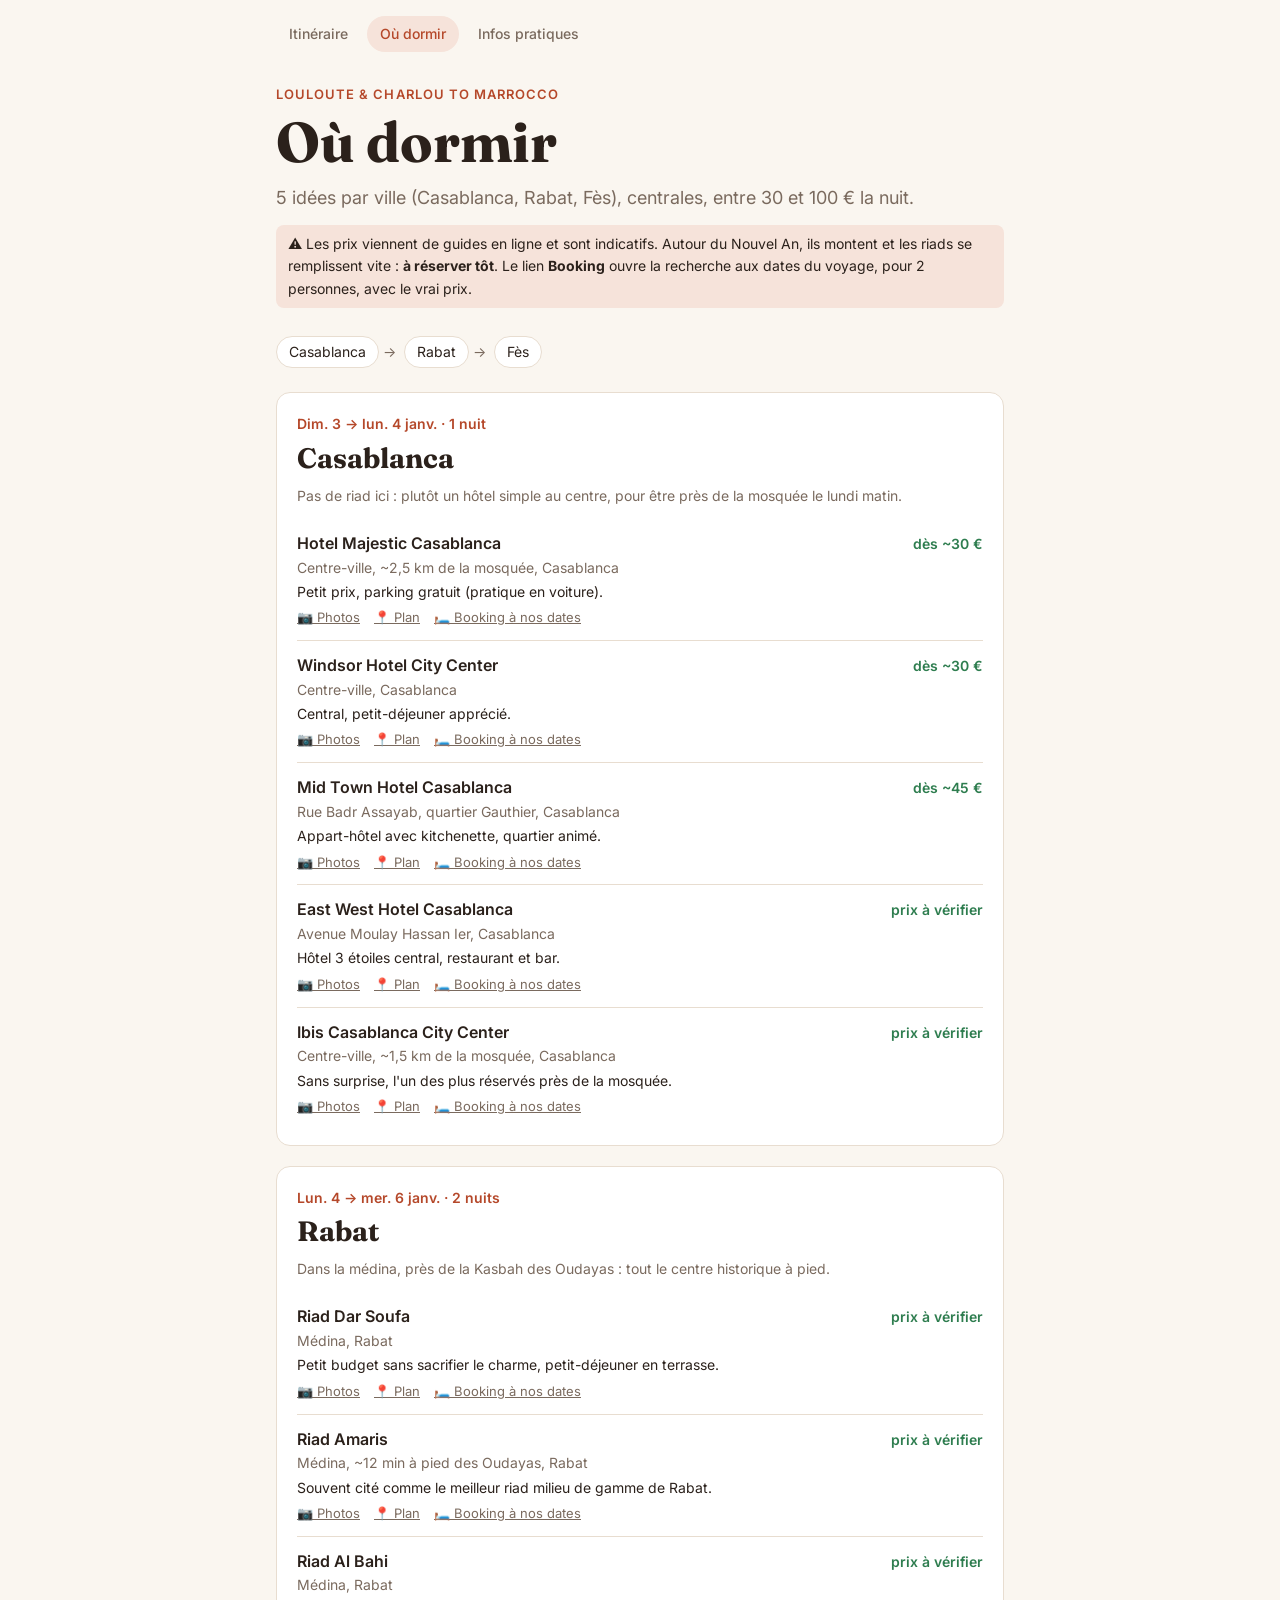
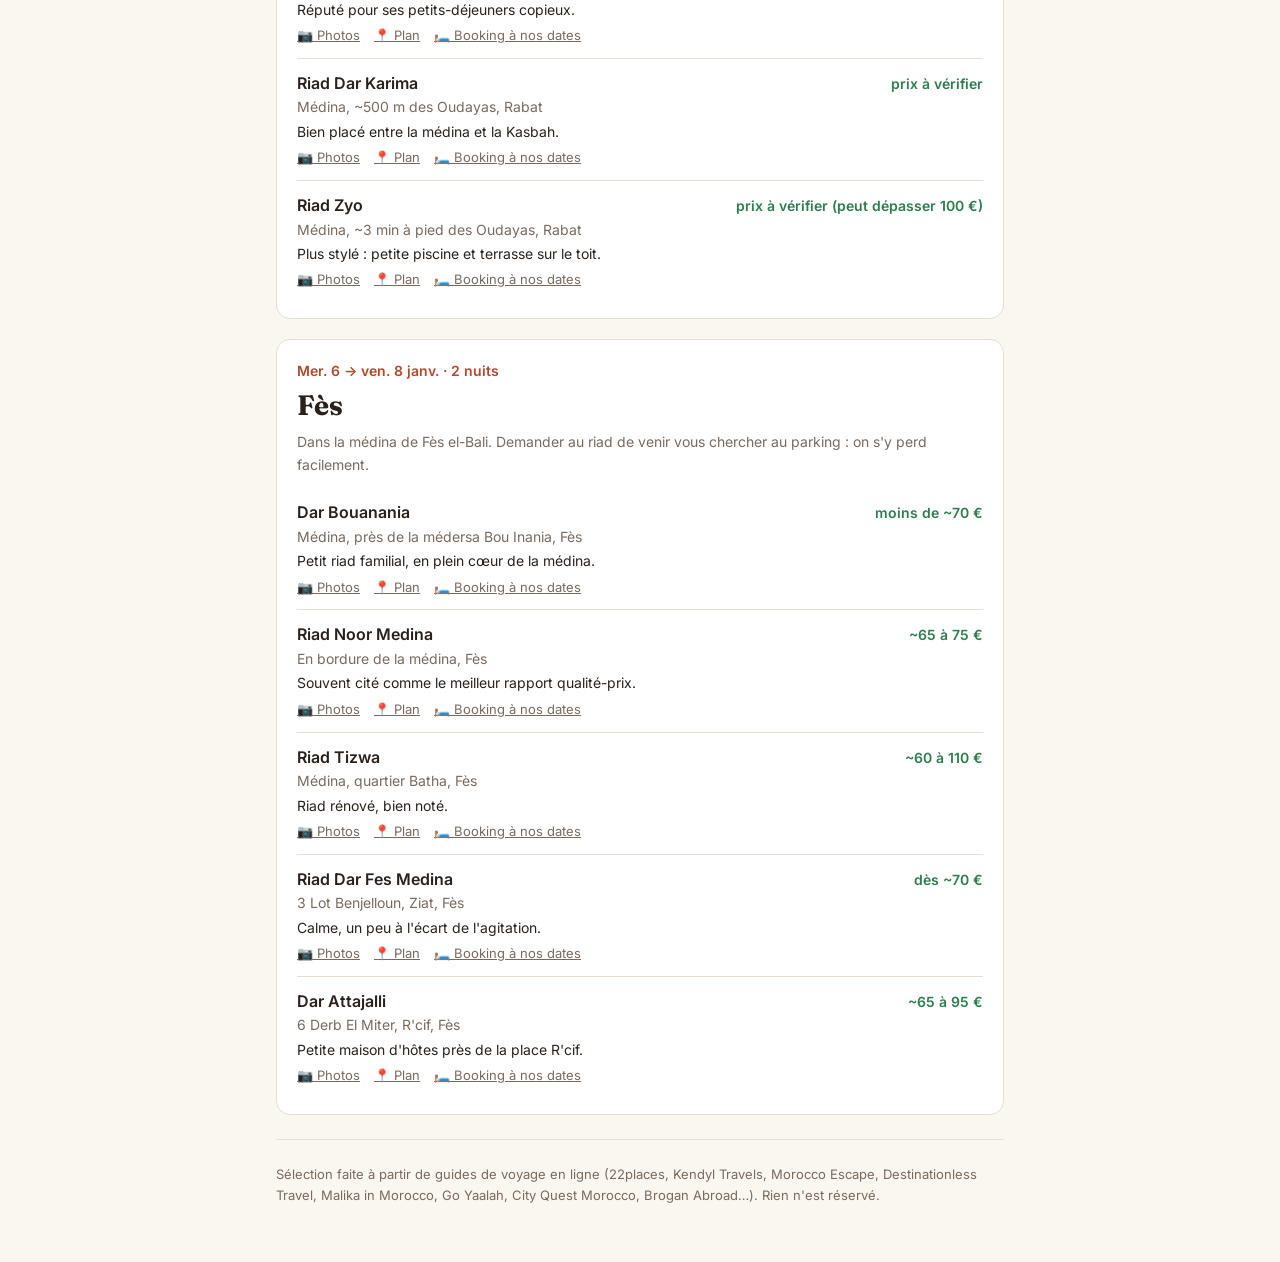
<file: dormir.html>
<!doctype html>
<html lang="fr">
<head>
<meta charset="utf-8">
<meta name="viewport" content="width=device-width, initial-scale=1">
<title>Où dormir · Louloute &amp; Charlou</title>
<link rel="preconnect" href="https://fonts.googleapis.com">
<link rel="preconnect" href="https://fonts.gstatic.com" crossorigin>
<link href="https://fonts.googleapis.com/css2?family=Fraunces:opsz,wght@9..144,500;9..144,700&family=Inter:wght@400;500;600&display=swap" rel="stylesheet">
<link rel="stylesheet" href="style.css">
</head>
<body class="page">
<div class="wrap">

  <nav class="topnav">
    <a href="index.html">Itinéraire</a>
    <a href="dormir.html" aria-current="page">Où dormir</a>
    <a href="infos.html">Infos pratiques</a>
  </nav>

  <header>
    <div class="kicker">Louloute &amp; Charlou to Marrocco</div>
    <h1>Où dormir</h1>
    <p class="lead">5 idées par ville (Casablanca, Rabat, Fès), centrales, entre 30 et 100 € la nuit.</p>
    <p class="warn">⚠️ Les prix viennent de guides en ligne et sont indicatifs. Autour du Nouvel An, ils montent et les riads se remplissent vite : <b>à réserver tôt</b>. Le lien <b>Booking</b> ouvre la recherche aux dates du voyage, pour 2 personnes, avec le vrai prix.</p>
    <ul class="route" id="cities"></ul>
  </header>

  <main id="list"></main>

  <footer>
    Sélection faite à partir de guides de voyage en ligne (22places, Kendyl Travels, Morocco Escape, Destinationless Travel, Malika in Morocco, Go Yaalah, City Quest Morocco, Brogan Abroad…). Rien n'est réservé.
  </footer>
</div>

<script>
(function () {
  var STAYS = [
    {
      id: 'casablanca', city: 'Casablanca', when: 'Dim. 3 → lun. 4 janv. · 1 nuit', checkin: '2027-01-03', checkout: '2027-01-04',
      where: 'Pas de riad ici : plutôt un hôtel simple au centre, pour être près de la mosquée le lundi matin.',
      hotels: [
        { name: 'Hotel Majestic Casablanca', addr: 'Centre-ville, ~2,5 km de la mosquée', price: 'dès ~30 €', why: 'Petit prix, parking gratuit (pratique en voiture).' },
        { name: 'Windsor Hotel City Center', addr: 'Centre-ville', price: 'dès ~30 €', why: 'Central, petit-déjeuner apprécié.' },
        { name: 'Mid Town Hotel Casablanca', addr: 'Rue Badr Assayab, quartier Gauthier', price: 'dès ~45 €', why: 'Appart-hôtel avec kitchenette, quartier animé.' },
        { name: 'East West Hotel Casablanca', addr: 'Avenue Moulay Hassan Ier', price: 'prix à vérifier', why: 'Hôtel 3 étoiles central, restaurant et bar.' },
        { name: 'Ibis Casablanca City Center', addr: 'Centre-ville, ~1,5 km de la mosquée', price: 'prix à vérifier', why: 'Sans surprise, l\'un des plus réservés près de la mosquée.' }
      ]
    },
    {
      id: 'rabat', city: 'Rabat', when: 'Lun. 4 → mer. 6 janv. · 2 nuits', checkin: '2027-01-04', checkout: '2027-01-06',
      where: 'Dans la médina, près de la Kasbah des Oudayas : tout le centre historique à pied.',
      hotels: [
        { name: 'Riad Dar Soufa', addr: 'Médina', price: 'prix à vérifier', why: 'Petit budget sans sacrifier le charme, petit-déjeuner en terrasse.' },
        { name: 'Riad Amaris', addr: 'Médina, ~12 min à pied des Oudayas', price: 'prix à vérifier', why: 'Souvent cité comme le meilleur riad milieu de gamme de Rabat.' },
        { name: 'Riad Al Bahi', addr: 'Médina', price: 'prix à vérifier', why: 'Réputé pour ses petits-déjeuners copieux.' },
        { name: 'Riad Dar Karima', addr: 'Médina, ~500 m des Oudayas', price: 'prix à vérifier', why: 'Bien placé entre la médina et la Kasbah.' },
        { name: 'Riad Zyo', addr: 'Médina, ~3 min à pied des Oudayas', price: 'prix à vérifier (peut dépasser 100 €)', why: 'Plus stylé : petite piscine et terrasse sur le toit.' }
      ]
    },
    {
      id: 'fes', city: 'Fès', when: 'Mer. 6 → ven. 8 janv. · 2 nuits', checkin: '2027-01-06', checkout: '2027-01-08',
      where: 'Dans la médina de Fès el-Bali. Demander au riad de venir vous chercher au parking : on s\'y perd facilement.',
      hotels: [
        { name: 'Dar Bouanania', addr: 'Médina, près de la médersa Bou Inania', price: 'moins de ~70 €', why: 'Petit riad familial, en plein cœur de la médina.' },
        { name: 'Riad Noor Medina', addr: 'En bordure de la médina', price: '~65 à 75 €', why: 'Souvent cité comme le meilleur rapport qualité-prix.' },
        { name: 'Riad Tizwa', addr: 'Médina, quartier Batha', price: '~60 à 110 €', why: 'Riad rénové, bien noté.' },
        { name: 'Riad Dar Fes Medina', addr: '3 Lot Benjelloun, Ziat', price: 'dès ~70 €', why: 'Calme, un peu à l\'écart de l\'agitation.' },
        { name: 'Dar Attajalli', addr: '6 Derb El Miter, R\'cif', price: '~65 à 95 €', why: 'Petite maison d\'hôtes près de la place R\'cif.' }
      ]
    }
  ];

  var cities = document.getElementById('cities'), list = document.getElementById('list');
  STAYS.forEach(function (s) {
    cities.insertAdjacentHTML('beforeend', '<li><a href="#' + s.id + '">' + s.city + '</a></li>');
    var html = '<section class="card" id="' + s.id + '"><div class="dates">' + s.when + '</div><h2>' + s.city + '</h2>' +
      '<p class="meta">' + s.where + '</p><ul class="hotels">';
    s.hotels.forEach(function (h) {
      var q = h.name + ', ' + s.city + ', Maroc';
      var maps = 'https://www.google.com/maps/search/?api=1&query=' + encodeURIComponent(q);
      var photos = 'https://www.google.com/search?tbm=isch&q=' + encodeURIComponent(h.name + ' ' + s.city);
      var booking = 'https://www.booking.com/searchresults.fr.html?ss=' + encodeURIComponent(h.name + ' ' + s.city) +
        '&checkin=' + s.checkin + '&checkout=' + s.checkout + '&group_adults=2&no_rooms=1&group_children=0';
      html += '<li><div class="row"><span class="name">' + h.name + '</span><span class="price">' + h.price + '</span></div>' +
        '<div class="addr">' + h.addr + ', ' + s.city + '</div>' +
        '<div class="why">' + h.why + '</div>' +
        '<div class="links"><a href="' + photos + '" target="_blank" rel="noopener">📷 Photos</a>' +
        '<a href="' + maps + '" target="_blank" rel="noopener">📍 Plan</a>' +
        '<a href="' + booking + '" target="_blank" rel="noopener">🛏️ Booking à nos dates</a></div></li>';
    });
    html += '</ul></section>';
    list.insertAdjacentHTML('beforeend', html);
  });
})();
</script>
</body>
</html>
</file>
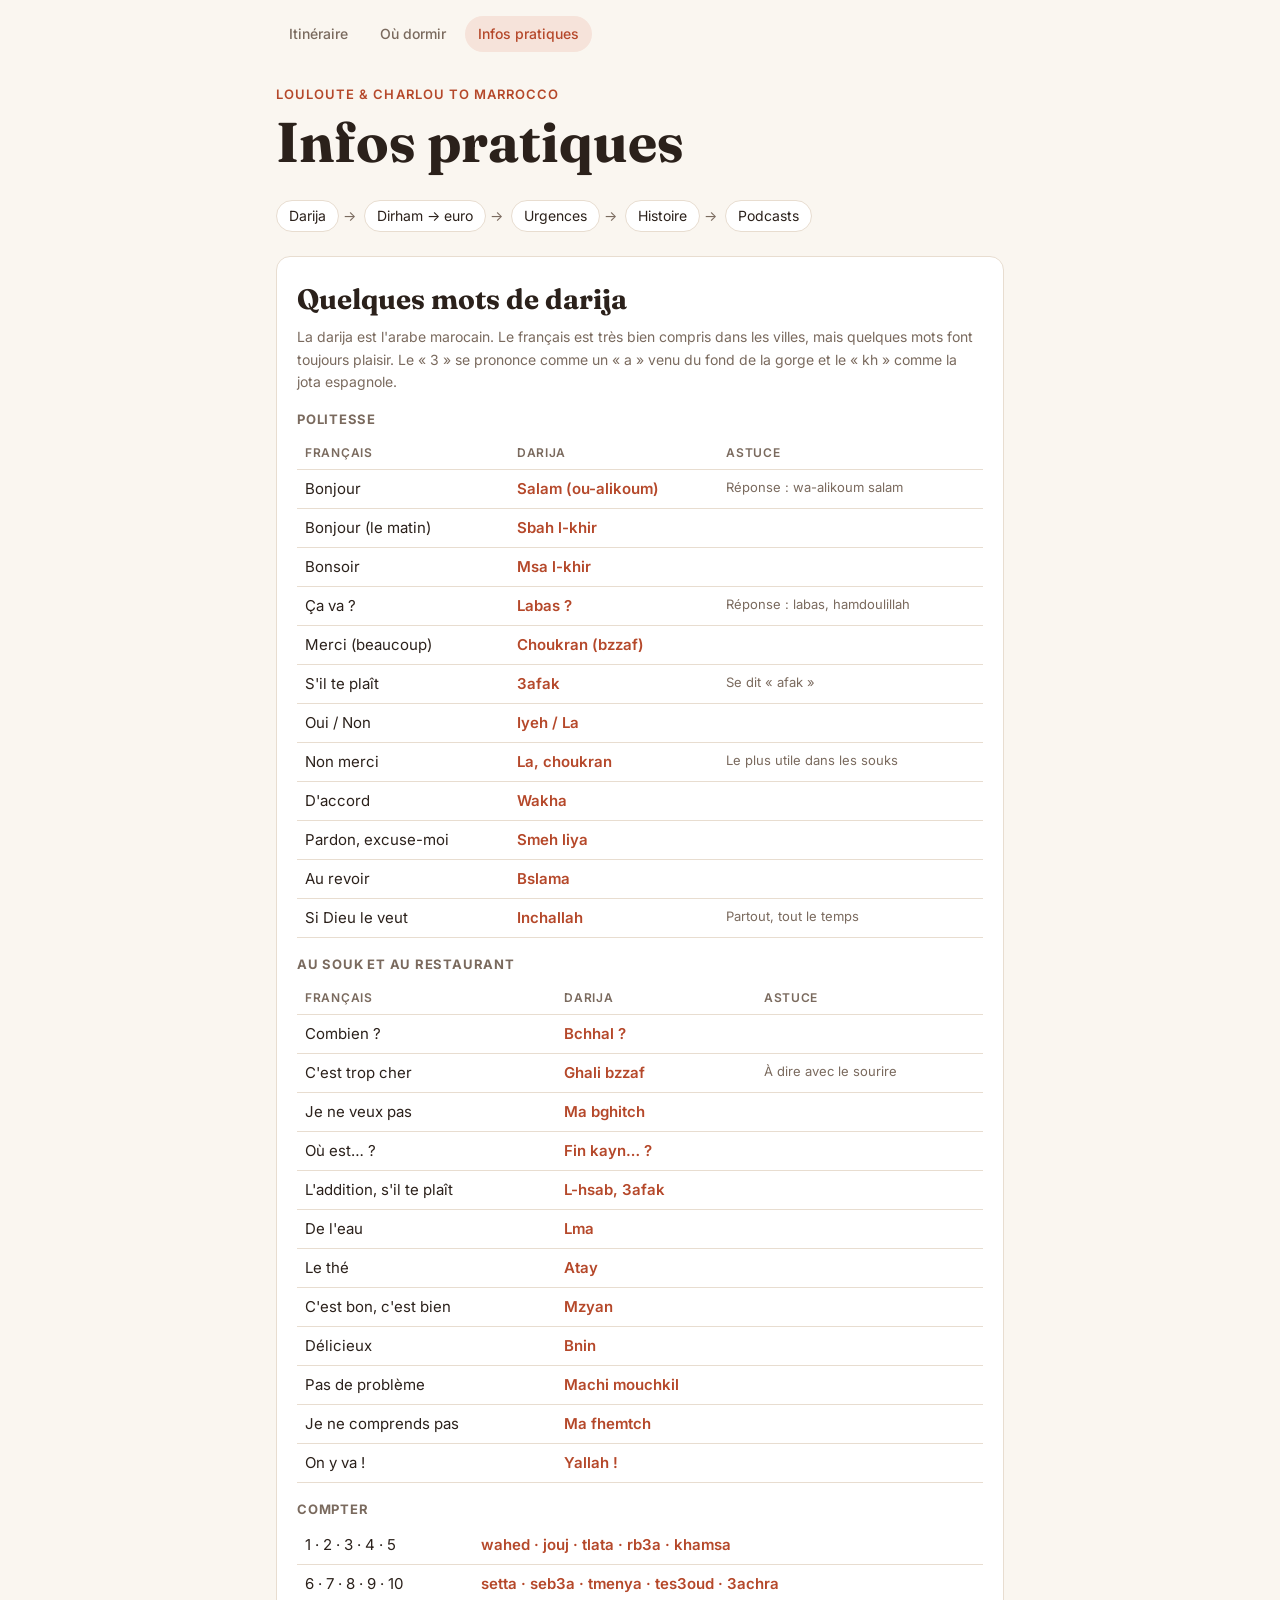
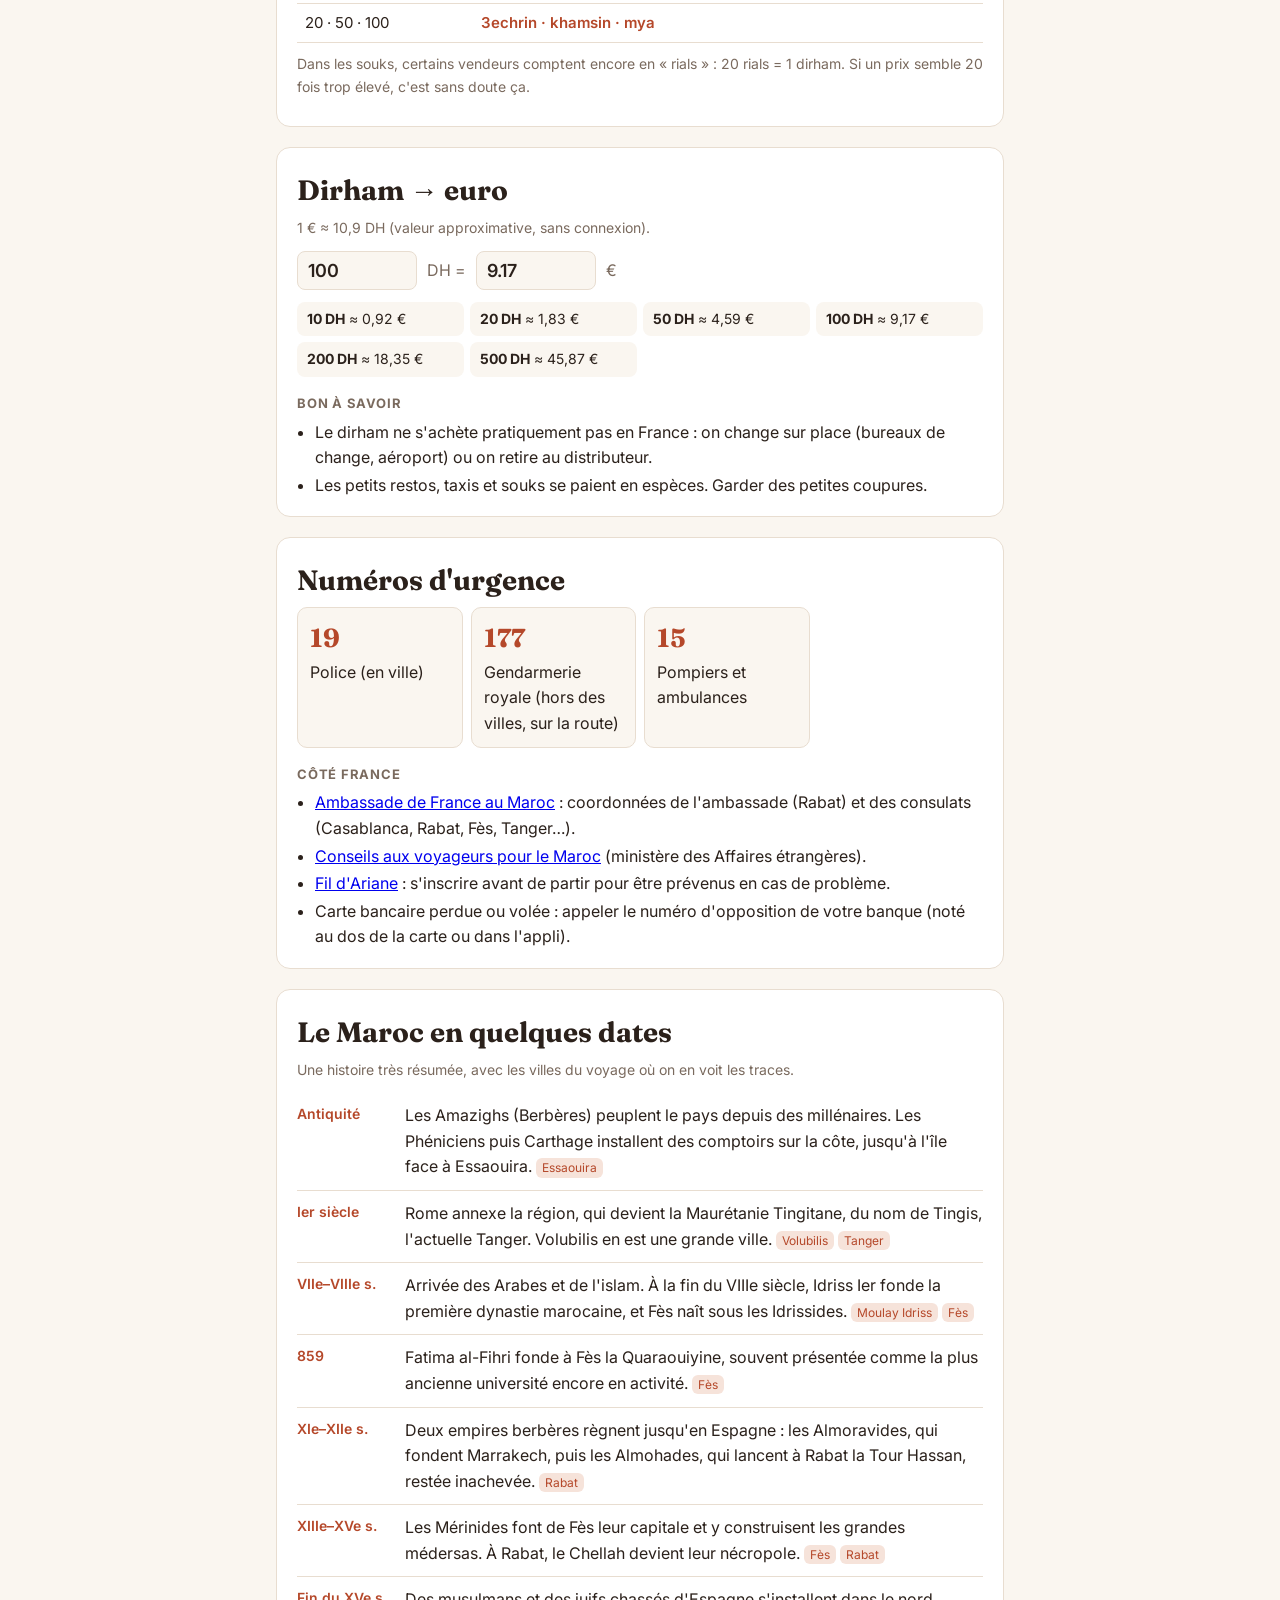
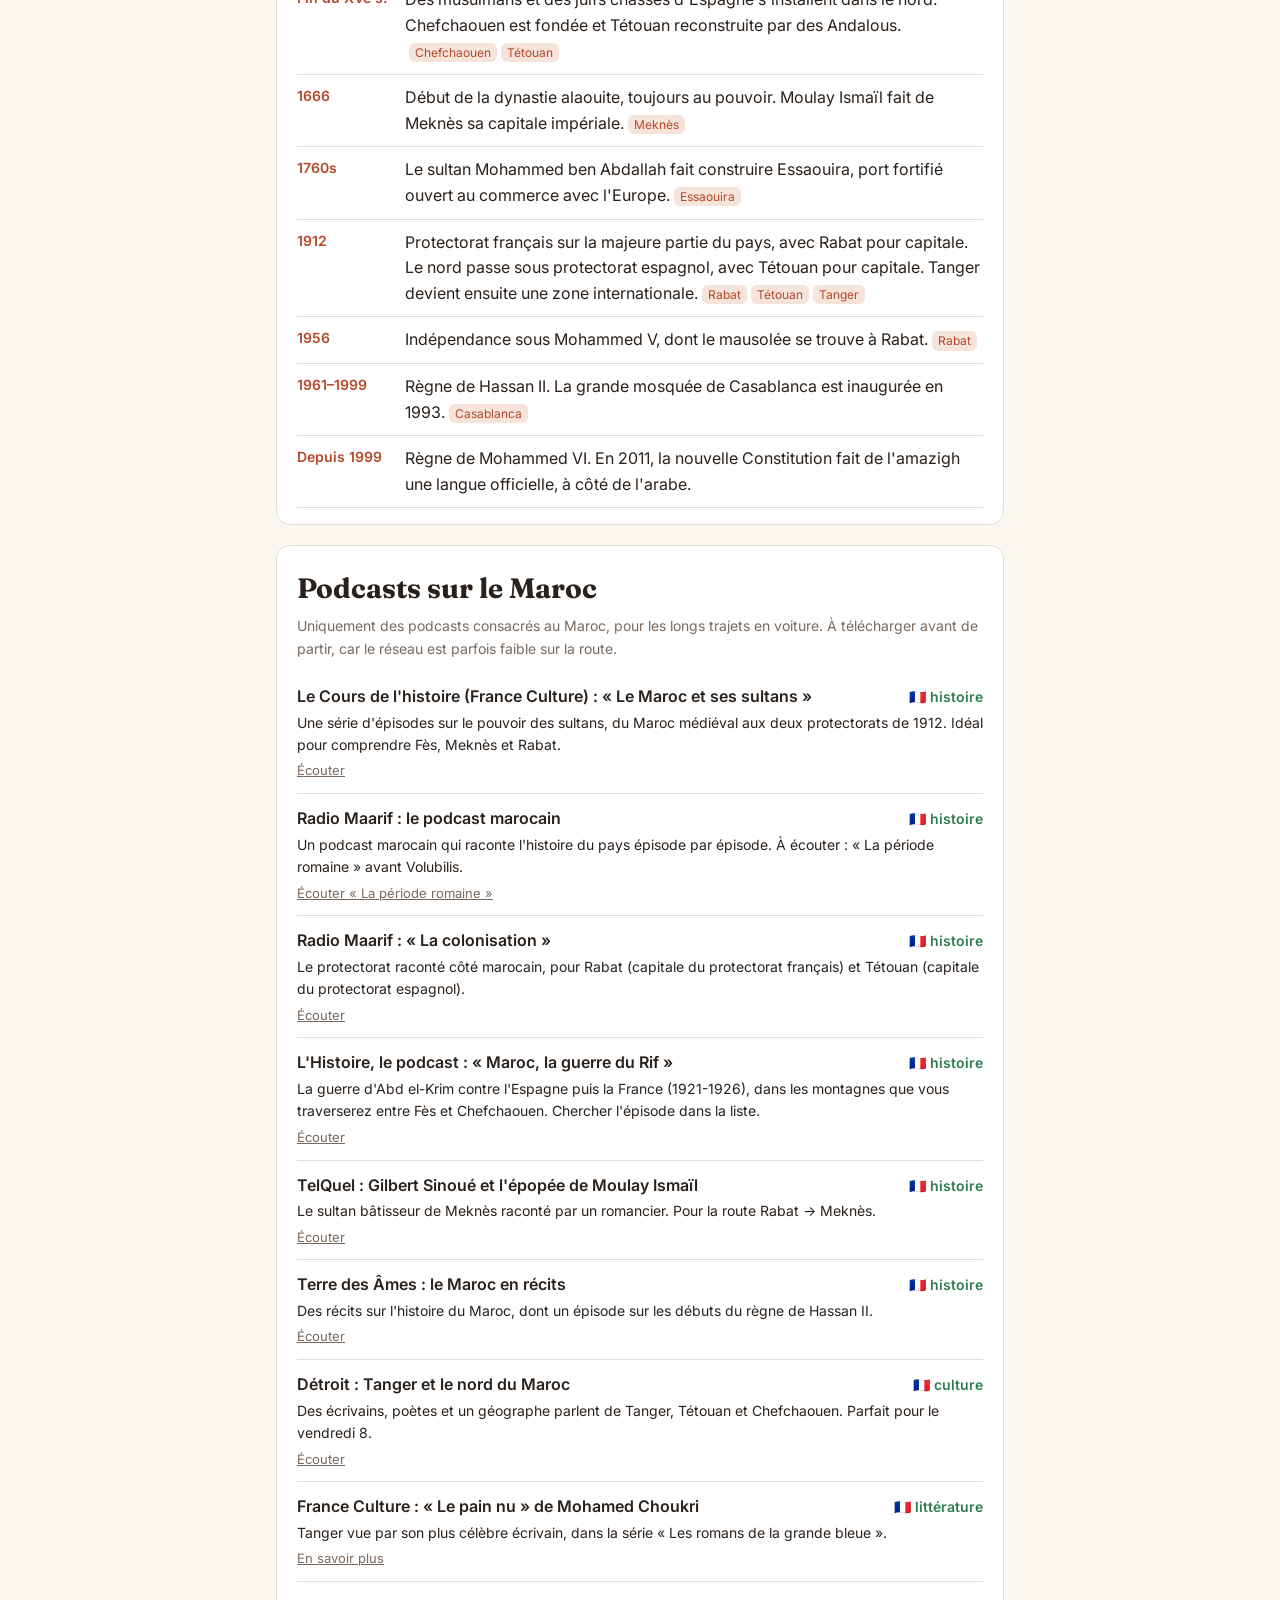
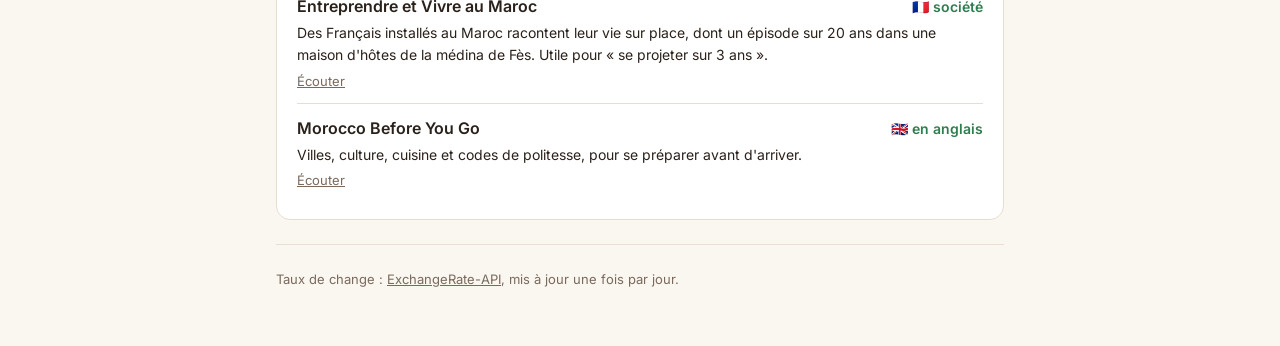
<file: infos.html>
<!doctype html>
<html lang="fr">
<head>
<meta charset="utf-8">
<meta name="viewport" content="width=device-width, initial-scale=1">
<title>Infos pratiques · Louloute &amp; Charlou</title>
<link rel="preconnect" href="https://fonts.googleapis.com">
<link rel="preconnect" href="https://fonts.gstatic.com" crossorigin>
<link href="https://fonts.googleapis.com/css2?family=Fraunces:opsz,wght@9..144,500;9..144,700&family=Inter:wght@400;500;600&display=swap" rel="stylesheet">
<link rel="stylesheet" href="style.css">
</head>
<body class="page">
<div class="wrap">

  <nav class="topnav">
    <a href="index.html">Itinéraire</a>
    <a href="dormir.html">Où dormir</a>
    <a href="infos.html" aria-current="page">Infos pratiques</a>
  </nav>

  <header>
    <div class="kicker">Louloute &amp; Charlou to Marrocco</div>
    <h1>Infos pratiques</h1>
    <ul class="route">
      <li><a href="#darija">Darija</a></li>
      <li><a href="#change">Dirham → euro</a></li>
      <li><a href="#urgences">Urgences</a></li>
      <li><a href="#histoire">Histoire</a></li>
      <li><a href="#podcasts">Podcasts</a></li>
    </ul>
  </header>

  <main>

    <section class="card" id="darija">
      <h2>Quelques mots de darija</h2>
      <p class="meta">La darija est l'arabe marocain. Le français est très bien compris dans les villes, mais quelques mots font toujours plaisir. Le « 3 » se prononce comme un « a » venu du fond de la gorge et le « kh » comme la jota espagnole.</p>

      <h3>Politesse</h3>
      <table class="vocab">
        <tr><th>Français</th><th>Darija</th><th>Astuce</th></tr>
        <tr><td>Bonjour</td><td>Salam (ou-alikoum)</td><td>Réponse : wa-alikoum salam</td></tr>
        <tr><td>Bonjour (le matin)</td><td>Sbah l-khir</td><td></td></tr>
        <tr><td>Bonsoir</td><td>Msa l-khir</td><td></td></tr>
        <tr><td>Ça va ?</td><td>Labas ?</td><td>Réponse : labas, hamdoulillah</td></tr>
        <tr><td>Merci (beaucoup)</td><td>Choukran (bzzaf)</td><td></td></tr>
        <tr><td>S'il te plaît</td><td>3afak</td><td>Se dit « afak »</td></tr>
        <tr><td>Oui / Non</td><td>Iyeh / La</td><td></td></tr>
        <tr><td>Non merci</td><td>La, choukran</td><td>Le plus utile dans les souks</td></tr>
        <tr><td>D'accord</td><td>Wakha</td><td></td></tr>
        <tr><td>Pardon, excuse-moi</td><td>Smeh liya</td><td></td></tr>
        <tr><td>Au revoir</td><td>Bslama</td><td></td></tr>
        <tr><td>Si Dieu le veut</td><td>Inchallah</td><td>Partout, tout le temps</td></tr>
      </table>

      <h3>Au souk et au restaurant</h3>
      <table class="vocab">
        <tr><th>Français</th><th>Darija</th><th>Astuce</th></tr>
        <tr><td>Combien ?</td><td>Bchhal ?</td><td></td></tr>
        <tr><td>C'est trop cher</td><td>Ghali bzzaf</td><td>À dire avec le sourire</td></tr>
        <tr><td>Je ne veux pas</td><td>Ma bghitch</td><td></td></tr>
        <tr><td>Où est… ?</td><td>Fin kayn… ?</td><td></td></tr>
        <tr><td>L'addition, s'il te plaît</td><td>L-hsab, 3afak</td><td></td></tr>
        <tr><td>De l'eau</td><td>Lma</td><td></td></tr>
        <tr><td>Le thé</td><td>Atay</td><td></td></tr>
        <tr><td>C'est bon, c'est bien</td><td>Mzyan</td><td></td></tr>
        <tr><td>Délicieux</td><td>Bnin</td><td></td></tr>
        <tr><td>Pas de problème</td><td>Machi mouchkil</td><td></td></tr>
        <tr><td>Je ne comprends pas</td><td>Ma fhemtch</td><td></td></tr>
        <tr><td>On y va !</td><td>Yallah !</td><td></td></tr>
      </table>

      <h3>Compter</h3>
      <table class="vocab">
        <tr><td>1 · 2 · 3 · 4 · 5</td><td>wahed · jouj · tlata · rb3a · khamsa</td><td></td></tr>
        <tr><td>6 · 7 · 8 · 9 · 10</td><td>setta · seb3a · tmenya · tes3oud · 3achra</td><td></td></tr>
        <tr><td>20 · 50 · 100</td><td>3echrin · khamsin · mya</td><td></td></tr>
      </table>
      <p class="meta" style="margin-top:10px">Dans les souks, certains vendeurs comptent encore en « rials » : 20 rials = 1 dirham. Si un prix semble 20 fois trop élevé, c'est sans doute ça.</p>
    </section>

    <section class="card" id="change">
      <h2>Dirham → euro</h2>
      <p class="meta" id="rate-info">Chargement du taux du jour…</p>
      <div class="converter">
        <input type="number" id="mad" value="100" min="0" inputmode="decimal" aria-label="Montant en dirhams"> <span class="eq">DH =</span>
        <input type="number" id="eur" min="0" inputmode="decimal" aria-label="Montant en euros"> <span class="eq">€</span>
      </div>
      <div class="rate-grid" id="rate-grid"></div>
      <h3>Bon à savoir</h3>
      <ul class="see" style="list-style:disc;padding-left:18px">
        <li>Le dirham ne s'achète pratiquement pas en France : on change sur place (bureaux de change, aéroport) ou on retire au distributeur.</li>
        <li>Les petits restos, taxis et souks se paient en espèces. Garder des petites coupures.</li>
      </ul>
    </section>

    <section class="card" id="urgences">
      <h2>Numéros d'urgence</h2>
      <div class="sos">
        <a href="tel:19"><b>19</b>Police (en ville)</a>
        <a href="tel:177"><b>177</b>Gendarmerie royale (hors des villes, sur la route)</a>
        <a href="tel:15"><b>15</b>Pompiers et ambulances</a>
      </div>
      <h3>Côté France</h3>
      <ul class="see" style="list-style:disc;padding-left:18px">
        <li><a href="https://ma.ambafrance.org/" target="_blank" rel="noopener">Ambassade de France au Maroc</a> : coordonnées de l'ambassade (Rabat) et des consulats (Casablanca, Rabat, Fès, Tanger…).</li>
        <li><a href="https://www.diplomatie.gouv.fr/fr/conseils-aux-voyageurs/conseils-par-pays-destination/maroc/" target="_blank" rel="noopener">Conseils aux voyageurs pour le Maroc</a> (ministère des Affaires étrangères).</li>
        <li><a href="https://pastel.diplomatie.gouv.fr/fildariane/" target="_blank" rel="noopener">Fil d'Ariane</a> : s'inscrire avant de partir pour être prévenus en cas de problème.</li>
        <li>Carte bancaire perdue ou volée : appeler le numéro d'opposition de votre banque (noté au dos de la carte ou dans l'appli).</li>
      </ul>
    </section>

    <section class="card" id="histoire">
      <h2>Le Maroc en quelques dates</h2>
      <p class="meta">Une histoire très résumée, avec les villes du voyage où on en voit les traces.</p>
      <ol class="timeline">
        <li><span class="when">Antiquité</span><span>Les Amazighs (Berbères) peuplent le pays depuis des millénaires. Les Phéniciens puis Carthage installent des comptoirs sur la côte, jusqu'à l'île face à Essaouira.<span class="where">Essaouira</span></span></li>
        <li><span class="when">Ier siècle</span><span>Rome annexe la région, qui devient la Maurétanie Tingitane, du nom de Tingis, l'actuelle Tanger. Volubilis en est une grande ville.<span class="where">Volubilis</span><span class="where">Tanger</span></span></li>
        <li><span class="when">VIIe–VIIIe s.</span><span>Arrivée des Arabes et de l'islam. À la fin du VIIIe siècle, Idriss Ier fonde la première dynastie marocaine, et Fès naît sous les Idrissides.<span class="where">Moulay Idriss</span><span class="where">Fès</span></span></li>
        <li><span class="when">859</span><span>Fatima al-Fihri fonde à Fès la Quaraouiyine, souvent présentée comme la plus ancienne université encore en activité.<span class="where">Fès</span></span></li>
        <li><span class="when">XIe–XIIe s.</span><span>Deux empires berbères règnent jusqu'en Espagne : les Almoravides, qui fondent Marrakech, puis les Almohades, qui lancent à Rabat la Tour Hassan, restée inachevée.<span class="where">Rabat</span></span></li>
        <li><span class="when">XIIIe–XVe s.</span><span>Les Mérinides font de Fès leur capitale et y construisent les grandes médersas. À Rabat, le Chellah devient leur nécropole.<span class="where">Fès</span><span class="where">Rabat</span></span></li>
        <li><span class="when">Fin du XVe s.</span><span>Des musulmans et des juifs chassés d'Espagne s'installent dans le nord. Chefchaouen est fondée et Tétouan reconstruite par des Andalous.<span class="where">Chefchaouen</span><span class="where">Tétouan</span></span></li>
        <li><span class="when">1666</span><span>Début de la dynastie alaouite, toujours au pouvoir. Moulay Ismaïl fait de Meknès sa capitale impériale.<span class="where">Meknès</span></span></li>
        <li><span class="when">1760s</span><span>Le sultan Mohammed ben Abdallah fait construire Essaouira, port fortifié ouvert au commerce avec l'Europe.<span class="where">Essaouira</span></span></li>
        <li><span class="when">1912</span><span>Protectorat français sur la majeure partie du pays, avec Rabat pour capitale. Le nord passe sous protectorat espagnol, avec Tétouan pour capitale. Tanger devient ensuite une zone internationale.<span class="where">Rabat</span><span class="where">Tétouan</span><span class="where">Tanger</span></span></li>
        <li><span class="when">1956</span><span>Indépendance sous Mohammed V, dont le mausolée se trouve à Rabat.<span class="where">Rabat</span></span></li>
        <li><span class="when">1961–1999</span><span>Règne de Hassan II. La grande mosquée de Casablanca est inaugurée en 1993.<span class="where">Casablanca</span></span></li>
        <li><span class="when">Depuis 1999</span><span>Règne de Mohammed VI. En 2011, la nouvelle Constitution fait de l'amazigh une langue officielle, à côté de l'arabe.</span></li>
      </ol>
    </section>

    <section class="card" id="podcasts">
      <h2>Podcasts sur le Maroc</h2>
      <p class="meta">Uniquement des podcasts consacrés au Maroc, pour les longs trajets en voiture. À télécharger avant de partir, car le réseau est parfois faible sur la route.</p>
      <ul class="hotels">
        <li><div class="row"><span class="name">Le Cours de l'histoire (France Culture) : « Le Maroc et ses sultans »</span><span class="price">🇫🇷 histoire</span></div>
          <div class="why">Une série d'épisodes sur le pouvoir des sultans, du Maroc médiéval aux deux protectorats de 1912. Idéal pour comprendre Fès, Meknès et Rabat.</div>
          <div class="links"><a href="https://podcasts.apple.com/fr/podcast/le-maroc-et-ses-sultans-histoires-de-pouvoir-maroc/id390164336?i=1000732623180" target="_blank" rel="noopener">Écouter</a></div></li>
        <li><div class="row"><span class="name">Radio Maarif : le podcast marocain</span><span class="price">🇫🇷 histoire</span></div>
          <div class="why">Un podcast marocain qui raconte l'histoire du pays épisode par épisode. À écouter : « La période romaine » avant Volubilis.</div>
          <div class="links"><a href="https://www.buzzsprout.com/184025/episodes/16702744-368-histoire-la-periode-romaine" target="_blank" rel="noopener">Écouter « La période romaine »</a></div></li>
        <li><div class="row"><span class="name">Radio Maarif : « La colonisation »</span><span class="price">🇫🇷 histoire</span></div>
          <div class="why">Le protectorat raconté côté marocain, pour Rabat (capitale du protectorat français) et Tétouan (capitale du protectorat espagnol).</div>
          <div class="links"><a href="https://podcasts.apple.com/fr/podcast/376-histoire-la-colonisation-2-3/id1399586536?i=1000704758667" target="_blank" rel="noopener">Écouter</a></div></li>
        <li><div class="row"><span class="name">L'Histoire, le podcast : « Maroc, la guerre du Rif »</span><span class="price">🇫🇷 histoire</span></div>
          <div class="why">La guerre d'Abd el-Krim contre l'Espagne puis la France (1921-1926), dans les montagnes que vous traverserez entre Fès et Chefchaouen. Chercher l'épisode dans la liste.</div>
          <div class="links"><a href="https://podcasts.apple.com/us/podcast/lhistoire-le-podcast/id1860534904" target="_blank" rel="noopener">Écouter</a></div></li>
        <li><div class="row"><span class="name">TelQuel : Gilbert Sinoué et l'épopée de Moulay Ismaïl</span><span class="price">🇫🇷 histoire</span></div>
          <div class="why">Le sultan bâtisseur de Meknès raconté par un romancier. Pour la route Rabat → Meknès.</div>
          <div class="links"><a href="https://telquel.ma/2021/07/10/podcast-gilbert-sinoue-et-lepopee-de-moulay-ismail_1728799" target="_blank" rel="noopener">Écouter</a></div></li>
        <li><div class="row"><span class="name">Terre des Âmes : le Maroc en récits</span><span class="price">🇫🇷 histoire</span></div>
          <div class="why">Des récits sur l'histoire du Maroc, dont un épisode sur les débuts du règne de Hassan II.</div>
          <div class="links"><a href="https://www.radio.fr/podcast/terre-des-ames-le-maroc-en-recits2" target="_blank" rel="noopener">Écouter</a></div></li>
        <li><div class="row"><span class="name">Détroit : Tanger et le nord du Maroc</span><span class="price">🇫🇷 culture</span></div>
          <div class="why">Des écrivains, poètes et un géographe parlent de Tanger, Tétouan et Chefchaouen. Parfait pour le vendredi 8.</div>
          <div class="links"><a href="https://creators.spotify.com/pod/profile/tanger-podcast/" target="_blank" rel="noopener">Écouter</a></div></li>
        <li><div class="row"><span class="name">France Culture : « Le pain nu » de Mohamed Choukri</span><span class="price">🇫🇷 littérature</span></div>
          <div class="why">Tanger vue par son plus célèbre écrivain, dans la série « Les romans de la grande bleue ».</div>
          <div class="links"><a href="https://fr.le360.ma/culture/la-radio-france-culture-revisite-le-maroc-de-mohamed-choukri-a-travers-son-roman-le-pain-nu-244150/" target="_blank" rel="noopener">En savoir plus</a></div></li>
        <li><div class="row"><span class="name">Entreprendre et Vivre au Maroc</span><span class="price">🇫🇷 société</span></div>
          <div class="why">Des Français installés au Maroc racontent leur vie sur place, dont un épisode sur 20 ans dans une maison d'hôtes de la médina de Fès. Utile pour « se projeter sur 3 ans ».</div>
          <div class="links"><a href="https://podcasts.apple.com/tn/podcast/entreprendre-et-vivre-au-maroc/id1602427699" target="_blank" rel="noopener">Écouter</a></div></li>
        <li><div class="row"><span class="name">Morocco Before You Go</span><span class="price">🇬🇧 en anglais</span></div>
          <div class="why">Villes, culture, cuisine et codes de politesse, pour se préparer avant d'arriver.</div>
          <div class="links"><a href="https://www.audible.fr/podcast/Morocco-Before-You-Go/B0H2KMJLXY" target="_blank" rel="noopener">Écouter</a></div></li>
      </ul>
    </section>

  </main>

  <footer>Taux de change : <a href="https://www.exchangerate-api.com" target="_blank" rel="noopener">ExchangeRate-API</a>, mis à jour une fois par jour.</footer>
</div>

<script>
(function () {
  var FALLBACK = 10.9; // valeur approximative si pas de réseau
  var rate = FALLBACK;
  var mad = document.getElementById('mad'), eur = document.getElementById('eur');
  var info = document.getElementById('rate-info'), grid = document.getElementById('rate-grid');
  function fmt(n, d) { return n.toLocaleString('fr-FR', { maximumFractionDigits: d }); }
  function fromMad() { eur.value = mad.value === '' ? '' : (mad.value / rate).toFixed(2); }
  function fromEur() { mad.value = eur.value === '' ? '' : (eur.value * rate).toFixed(0); }
  function draw() {
    grid.innerHTML = [10, 20, 50, 100, 200, 500].map(function (v) {
      return '<div><b>' + v + ' DH</b> ≈ ' + fmt(v / rate, 2) + ' €</div>';
    }).join('');
    fromMad();
  }
  mad.addEventListener('input', fromMad);
  eur.addEventListener('input', fromEur);
  info.textContent = '1 € ≈ ' + fmt(FALLBACK, 1) + ' DH (valeur approximative, sans connexion).';
  draw();
  fetch('https://open.er-api.com/v6/latest/EUR').then(function (r) { return r.json(); }).then(function (d) {
    if (!d.rates || !d.rates.MAD) return;
    rate = d.rates.MAD;
    var when = new Date(d.time_last_update_utc).toLocaleDateString('fr-FR', { day: 'numeric', month: 'long' });
    info.textContent = '1 € = ' + fmt(rate, 2) + ' DH · 1 DH = ' + fmt(1 / rate, 3) + ' € (taux du ' + when + ').';
    draw();
  }).catch(function () {});
})();
</script>
</body>
</html>
</file>
<file: style.css>
:root {
  --bg: #faf6f0;
  --surface: #ffffff;
  --text: #2b211b;
  --muted: #7a6a5e;
  --line: #e8ddd0;
  --accent: #b5482a;      /* terre cuite */
  --accent-soft: #f6e3da;
  --blue: #2f6fa8;        /* bleu de Chefchaouen */
  --sea: #1f7a7a;
  --check: #2e7d4f;
}
@media (prefers-color-scheme: dark) {
  :root:not([data-theme="light"]) {
    --bg: #1b1714; --surface: #25201c; --text: #f1e9e1; --muted: #b3a597;
    --line: #3a322c; --accent: #e07a5a; --accent-soft: #3a2620;
    --blue: #7fb0e0; --sea: #5fc0c0; --check: #6fcf97;
  }
}
:root[data-theme="dark"] {
  --bg: #1b1714; --surface: #25201c; --text: #f1e9e1; --muted: #b3a597;
  --line: #3a322c; --accent: #e07a5a; --accent-soft: #3a2620;
  --blue: #7fb0e0; --sea: #5fc0c0; --check: #6fcf97;
}

* { box-sizing: border-box; }
body { margin: 0; background: var(--bg); color: var(--text); font: 16px/1.6 Inter, system-ui, sans-serif; }
.wrap { max-width: 760px; margin: 0 auto; padding: 0 16px; }

header { padding: 56px 0 24px; }
.kicker { color: var(--accent); font-weight: 600; letter-spacing: .08em; text-transform: uppercase; font-size: 13px; }
h1 { font-family: Fraunces, Georgia, serif; font-size: clamp(36px, 8vw, 56px); line-height: 1.05; margin: 8px 0 12px; }
.lead { color: var(--muted); font-size: 18px; margin: 0; }

.route { display: flex; flex-wrap: wrap; gap: 6px 4px; align-items: center; margin: 28px 0 0; padding: 0; list-style: none; font-size: 14px; }
.route li { display: flex; align-items: center; gap: 4px; }
.route a { color: var(--text); text-decoration: none; background: var(--surface); border: 1px solid var(--line); border-radius: 999px; padding: 4px 12px; }
.route a:hover { border-color: var(--accent); }
.route li + li::before { content: "→"; color: var(--muted); margin-right: 4px; }

/* Carte */
#map { height: 340px; border-radius: 14px; border: 1px solid var(--line); margin: 0 0 8px; background: var(--surface); }
.map-note { color: var(--muted); font-size: 13px; margin: 0 0 16px; }
.map-pin { width: 24px; height: 24px; border-radius: 50%; background: #b5482a; color: #fff; font: 600 12px/24px Inter, system-ui, sans-serif; text-align: center; border: 2px solid #fff; box-shadow: 0 1px 4px rgba(0,0,0,.4); }
.map-pin.short { background: #7a6a5e; }

.warn { background: var(--accent-soft); border-radius: 8px; padding: 8px 12px; font-size: 14px; margin: 12px 0 0; }

/* Barre de sélection */
.toolbar { position: sticky; top: 0; z-index: 5; background: var(--bg); border-bottom: 1px solid var(--line); padding: 10px 0; margin-bottom: 24px; display: flex; flex-wrap: wrap; gap: 8px 16px; align-items: center; font-size: 14px; }
.toolbar .total { font-weight: 600; }
.toolbar label { display: flex; gap: 6px; align-items: center; cursor: pointer; color: var(--muted); }
.toolbar button { margin-left: auto; }
button.link { background: none; border: 0; color: var(--muted); font: inherit; text-decoration: underline; cursor: pointer; padding: 0; }

/* Étapes */
.stop { position: relative; padding-left: 28px; margin: 0 0 8px; }
.stop::before { content: ""; position: absolute; left: 7px; top: 10px; bottom: -8px; width: 2px; background: var(--line); }
.stop:last-of-type::before { display: none; }
.dot { position: absolute; left: 0; top: 6px; width: 16px; height: 16px; border-radius: 50%; background: var(--c, var(--accent)); border: 3px solid var(--bg); box-shadow: 0 0 0 1px var(--c, var(--accent)); }

.card { background: var(--surface); border: 1px solid var(--line); border-radius: 14px; padding: 20px 20px 16px; margin-bottom: 16px; }
.dates { color: var(--c, var(--accent)); font-weight: 600; font-size: 14px; }
.title-row { display: flex; flex-wrap: wrap; align-items: baseline; justify-content: space-between; gap: 4px 12px; }
h2 { font-family: Fraunces, Georgia, serif; font-size: 28px; margin: 2px 0 4px; }
.meta { color: var(--muted); font-size: 14px; margin: 0 0 12px; }
.badge { display: inline-block; background: var(--accent-soft); color: var(--accent); font-size: 13px; font-weight: 600; border-radius: 6px; padding: 2px 8px; margin: 0 0 8px; }
h3 { font-size: 13px; text-transform: uppercase; letter-spacing: .06em; color: var(--muted); margin: 16px 0 6px; display: flex; justify-content: space-between; gap: 8px; }
h3 .count { text-transform: none; letter-spacing: 0; font-weight: 500; }

/* Note */
.rating { display: flex; align-items: center; gap: 8px; font-size: 13px; color: var(--muted); margin: 4px 0 8px; }
.pips { display: inline-flex; gap: 3px; }
.pips i { width: 10px; height: 10px; border-radius: 50%; background: var(--line); }
.pips i.on { background: var(--c, var(--accent)); }

/* Checklist */
ul.see { list-style: none; margin: 0; padding: 0; }
ul.see li { margin: 2px 0; }
ul.see b { font-weight: 600; }
ul.see .stars, .legend .stars { flex: none; margin-left: auto; padding-left: 8px; color: #d4a017; letter-spacing: 1px; font-size: 14px; white-space: nowrap; }
ul.see .stars.s1 { opacity: .7; }
.legend { display: flex; flex-wrap: wrap; gap: 4px 16px; color: var(--muted); font-size: 13px; margin: 0 0 16px; }
.legend .stars { margin: 0 4px 0 0; padding: 0; }
ul.see .links { display: flex; gap: 14px; margin: -4px 0 4px 56px; font-size: 13px; }
ul.see .links a { color: var(--muted); text-decoration: none; }
ul.see .links a:hover { color: var(--accent); text-decoration: underline; }
body.only-picked ul.see li:not(.picked) { display: none; }
body.only-picked .card h3.empty, body.only-picked .card h3.empty + ul.see { display: none; }

/* Photos */
.photo-btn { margin-top: 14px; background: var(--bg); border: 1px solid var(--line); color: var(--text); border-radius: 999px; padding: 6px 14px; font: 500 14px Inter, system-ui, sans-serif; cursor: pointer; }
.photo-btn:hover { border-color: var(--c, var(--accent)); }
.gallery { display: none; margin-top: 12px; }
.gallery.open { display: block; }
.strip { display: flex; gap: 8px; overflow-x: auto; scroll-snap-type: x mandatory; padding-bottom: 6px; }
.strip figure { margin: 0; flex: 0 0 78%; max-width: 420px; scroll-snap-align: start; }
.strip img { width: 100%; aspect-ratio: 4 / 3; object-fit: cover; border-radius: 10px; display: block; background: var(--line); cursor: zoom-in; }
.strip figcaption { font-size: 11px; color: var(--muted); margin-top: 2px; white-space: nowrap; overflow: hidden; text-overflow: ellipsis; }
.strip figcaption a { color: inherit; }
.gallery .msg { color: var(--muted); font-size: 14px; }

/* Agrandissement */
.lightbox { position: fixed; inset: 0; background: rgba(0,0,0,.9); display: none; align-items: center; justify-content: center; z-index: 20; padding: 16px; cursor: zoom-out; }
.lightbox.open { display: flex; }
.lightbox img { max-width: 100%; max-height: 100%; border-radius: 8px; }

.travel { display: flex; gap: 8px; align-items: baseline; color: var(--muted); font-size: 16px; margin: -4px 0 20px; padding-left: 4px; }
.travel strong { color: var(--text); font-weight: 600; }

footer { color: var(--muted); font-size: 13px; padding: 24px 0 56px; border-top: 1px solid var(--line); margin-top: 24px; }
footer a { color: inherit; }

/* ---------- Menu entre les pages ---------- */
.topnav { display: flex; gap: 6px; padding: 16px 0 0; flex-wrap: wrap; }
.topnav a { color: var(--muted); text-decoration: none; font-size: 14px; font-weight: 500; padding: 6px 12px; border-radius: 999px; border: 1px solid transparent; }
.topnav a:hover { color: var(--text); border-color: var(--line); }
.topnav a[aria-current="page"] { color: var(--accent); background: var(--accent-soft); }
.topnav + header { padding-top: 32px; }

/* ---------- Compte à rebours / jour du voyage ---------- */
.countdown { margin: 24px 0 0; background: var(--surface); border: 1px solid var(--line); border-radius: 14px; padding: 16px 20px; display: flex; flex-wrap: wrap; align-items: center; gap: 8px 20px; }
.countdown .big { font-family: Fraunces, Georgia, serif; font-size: 34px; font-weight: 700; color: var(--accent); line-height: 1; }
.countdown .small { color: var(--muted); font-size: 14px; }
.countdown .bar { flex: 1 1 100%; height: 6px; background: var(--line); border-radius: 3px; overflow: hidden; }
.countdown .bar i { display: block; height: 100%; background: var(--accent); }
.countdown a { color: var(--accent); font-weight: 600; font-size: 14px; }

.stop.today .card { border: 2px solid var(--accent); box-shadow: 0 4px 18px rgba(181,72,42,.15); }
.today-badge { display: inline-block; background: var(--accent); color: #fff; font-size: 12px; font-weight: 600; border-radius: 6px; padding: 2px 8px; margin-left: 8px; vertical-align: middle; }

/* ---------- Météo ---------- */
.weather { margin: 4px 0 8px; }
.weather .wtitle { font-size: 12px; color: var(--muted); margin-bottom: 4px; }
.weather .days { display: grid; grid-template-columns: repeat(7, minmax(0, 1fr)); gap: 4px; }
.weather .day { text-align: center; background: var(--bg); border-radius: 8px; padding: 4px 2px; font-size: 12px; line-height: 1.3; border: 1px solid transparent; }
.weather .day.here { border-color: var(--accent); }
.weather .ico { font-size: 18px; display: block; }
.weather .max { font-weight: 600; }
.weather .min { color: var(--muted); }
.weather .rain { color: var(--blue); font-size: 11px; }

/* ---------- Pages secondaires ---------- */
.page h2 { margin-top: 0; }
.page section.card { margin-bottom: 20px; }
table.vocab { width: 100%; border-collapse: collapse; font-size: 15px; }
table.vocab td, table.vocab th { text-align: left; padding: 7px 8px; border-bottom: 1px solid var(--line); vertical-align: top; }
table.vocab th { font-size: 12px; text-transform: uppercase; letter-spacing: .06em; color: var(--muted); font-weight: 600; }
table.vocab td:nth-child(2) { font-weight: 600; color: var(--accent); }
table.vocab td:nth-child(3) { color: var(--muted); font-size: 13px; }
.converter { display: flex; flex-wrap: wrap; gap: 10px; align-items: center; margin: 8px 0; }
.converter input { width: 120px; font: 600 18px Inter, system-ui, sans-serif; padding: 8px 10px; border-radius: 8px; border: 1px solid var(--line); background: var(--bg); color: var(--text); }
.converter .eq { color: var(--muted); }
.rate-grid { display: grid; grid-template-columns: repeat(auto-fill, minmax(140px, 1fr)); gap: 6px; margin-top: 12px; font-size: 14px; }
.rate-grid div { background: var(--bg); border-radius: 8px; padding: 6px 10px; }
.sos { display: grid; grid-template-columns: repeat(auto-fill, minmax(160px, 1fr)); gap: 8px; }
.sos a { display: block; background: var(--bg); border-radius: 10px; padding: 10px 12px; color: var(--text); text-decoration: none; border: 1px solid var(--line); }
.sos a b { display: block; font-family: Fraunces, Georgia, serif; font-size: 26px; color: var(--accent); }
.timeline { list-style: none; padding: 0; margin: 0; }
.timeline li { display: grid; grid-template-columns: 96px 1fr; gap: 12px; padding: 10px 0; border-bottom: 1px solid var(--line); }
.timeline .when { font-weight: 600; color: var(--accent); font-size: 14px; }
.timeline .where { display: inline-block; font-size: 12px; background: var(--accent-soft); color: var(--accent); border-radius: 6px; padding: 0 6px; margin-left: 4px; }
.hotels { list-style: none; padding: 0; margin: 0; }
.hotels li { padding: 12px 0; border-bottom: 1px solid var(--line); }
.hotels li:last-child { border-bottom: 0; }
.hotels .name { font-weight: 600; }
.hotels .price { color: var(--check); font-weight: 600; font-size: 14px; white-space: nowrap; }
.hotels .addr { color: var(--muted); font-size: 14px; }
.hotels .why { font-size: 14px; margin-top: 2px; }
.hotels .links { display: flex; gap: 14px; font-size: 13px; margin-top: 4px; }
.hotels .links a { color: var(--muted); }
.hotels .row { display: flex; justify-content: space-between; gap: 12px; align-items: baseline; }

/* ---------- Saisie du code secret ---------- */
.code-form { display: flex; gap: 6px; align-items: center; flex-wrap: wrap; flex-basis: 100%; }
.code-form[hidden] { display: none; }
.code-form input { font: 15px Inter, system-ui, sans-serif; padding: 6px 10px; border-radius: 8px; border: 1px solid var(--line); background: var(--surface); color: var(--text); width: 180px; }
.code-form button { font: 600 14px Inter, system-ui, sans-serif; padding: 6px 14px; border-radius: 8px; border: 0; background: var(--accent); color: #fff; cursor: pointer; }
.code-form .code-msg { color: var(--muted); font-size: 13px; }

/* ---------- Titre ---------- */
h1 + .kicker { margin: 0 0 14px; font-size: 14px; }

/* ---------- Double checklist (carrés Charles, ronds Louise) ---------- */
:root { --charles: #2f6fa8; --louise: #c2410c; }
@media (prefers-color-scheme: dark) { :root:not([data-theme="light"]) { --charles: #7fb0e0; --louise: #f08a5d; } }
:root[data-theme="dark"] { --charles: #7fb0e0; --louise: #f08a5d; }
ul.see .row2 { display: flex; gap: 10px; align-items: flex-start; padding: 6px 8px; margin: 0 -8px; border-radius: 8px; }
ul.see li.both .row2 { background: var(--accent-soft); }
ul.see .boxes { display: flex; gap: 6px; flex: none; margin-top: 2px; }
input.box-c, input.box-l { appearance: none; -webkit-appearance: none; width: 20px; height: 20px; margin: 0; border: 2px solid; background: transparent; cursor: pointer; display: inline-grid; place-content: center; flex: none; }
input.box-c { border-color: var(--charles); border-radius: 4px; }
input.box-l { border-color: var(--louise); border-radius: 50%; }
input.box-c:checked { background: var(--charles); }
input.box-l:checked { background: var(--louise); }
input.box-c:checked::after, input.box-l:checked::after { content: "✓"; color: #fff; font: 700 13px/1 Inter, system-ui, sans-serif; }
input.box-c:disabled, input.box-l:disabled { cursor: default; vertical-align: -4px; }
ul.see .txt { flex: 1; }
ul.see li.both .txt b::after { content: " 💞"; }
.mini-c { color: var(--charles); }
.mini-l { color: var(--louise); }
.who-legend { display: flex; flex-wrap: wrap; gap: 6px 18px; align-items: center; background: var(--surface); border: 1px solid var(--line); border-radius: 12px; padding: 12px 16px; margin: 0 0 12px; font-size: 14px; }
.who-legend span { display: inline-flex; gap: 6px; align-items: center; }

/* ---------- Trains du retour ---------- */
table.trains td:nth-child(2) { color: var(--text); }
table.trains tr.best td { background: var(--accent-soft); font-weight: 600; }
.links-row { display: flex; flex-wrap: wrap; gap: 16px; font-size: 14px; margin-top: 6px; }
.links-row a { color: var(--accent); font-weight: 600; }
</file>
